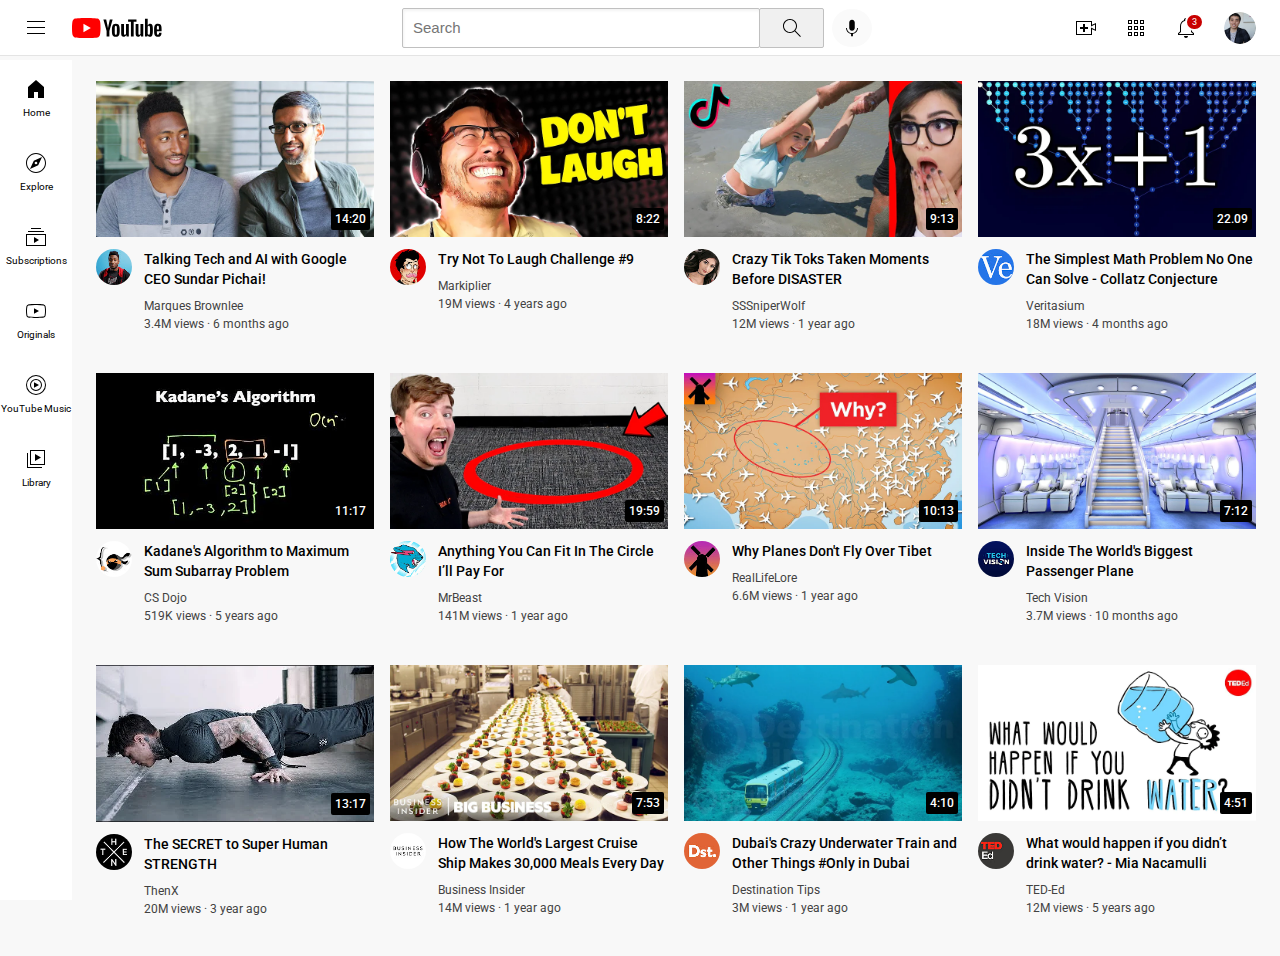
<file: index.html>
<!DOCTYPE html>
<html lang="en">

<head>
    <meta charset="UTF-8">
    <meta name="viewport" content="width=device-width, initial-scale=1.0">
    <title>Document</title>
    <link rel="preconnect" href="https://fonts.googleapis.com">
    <link rel="preconnect" href="https://fonts.gstatic.com" crossorigin>
    <link href="https://fonts.googleapis.com/css2?family=Roboto:wght@400;500;700&display=swap" rel="stylesheet">
    <link rel="stylesheet" href="styles/general.css">
    <link rel="stylesheet" href="styles/header.css">
    <link rel="stylesheet" href="styles/video.css">
    <link rel="stylesheet" href="styles/sidebar.css">
</head>

<body>
    <header class="header">
        <div class="left-section">
            <img src="icons/hamburger-menu.svg" alt="" class="hamburger-menu">
            <img src="icons/youtube-logo.svg" alt="" class="youtube-logo">
        </div>
        <div class="middle-section">
            <input type="text" placeholder="Search" class="search-bar">
            <button class="search-btn">
                <img src="icons/search.svg" alt="" class="search-icon">
                <div class="tool-tip">Search</div>
            </button>
            <button class="voice-search-btn">
                <img src="icons/voice-search-icon.svg" alt="" class="voice-search-icon">
                <div class="tool-tip">Search with your voice</div>
            </button>
        </div>
        <div class="right-section">
            <div class="upload-info">
                <img src="icons/upload.svg" alt="" class="upload-icon">
                <div class="tool-tip">Create</div>
            </div>
            <div class="youtube-app-info">
                <img src="icons/youtube-apps.svg" alt="" class="youtube-app-icon">
                <div class="tool-tip">YouTube apps</div>
            </div>
            <div class="notification-info">
                <img src="icons/notifications.svg" alt="" class="notification-icon">
                <div class="notification-count">3</div>
                <div class="tool-tip">Notifications</div>
            </div>
            <img src="channel-picture/my-channel.jpeg" alt="" class="current-user-picture">
        </div>
    </header>

    <nav class="sidebar">
        <div class="sidebar-link">
            <img src="icons/home.svg" alt="">
            <div>Home</div>
        </div>
        <div class="sidebar-link">
            <img src="icons/explore.svg" alt="">
            <div>Explore</div>
        </div>
        <div class="sidebar-link">
            <img src="icons/subscriptions.svg" alt="">
            <div>Subscriptions</div>
        </div>
        <div class="sidebar-link">
            <img src="icons/originals.svg" alt="">
            <div>Originals</div>
        </div>
        <div class="sidebar-link">
            <img src="icons/youtube-music.svg" alt="">
            <div>YouTube Music</div>
        </div>
        <div class="sidebar-link">
            <img src="icons/library.svg" alt="">
            <div>Library</div>
        </div>
    </nav>

    <main>
        <section class="video-grid">
            <div class="video-preview">
                <div class="thumbnails-info">
                    <img src="thumbnails/thumbnail-1.webp" href="https://www.youtube.com/watch?v=n2RNcPRtAiY"
                        class="thumbnails">
                    <div class="video-time">14:20</div>
                </div>
                <div class="video-info-grid">
                    <div class="channel-picture">
                        <img src="channel-picture/channel-1.jpeg" class="profile-picture" alt="">
                    </div>
                    <div class="video-info">
                        <p class="video-title">Talking Tech and AI with Google CEO Sundar Pichai!</p>
                        <p class="video-author">Marques Brownlee</p>
                        <p class="video-stats">3.4M views &#183; 6 months ago</p>
                    </div>
                </div>
            </div>

            <div class="video-preview">
                <div class="thumbnails-info">
                    <img src="thumbnails/thumbnail-2.webp" class="thumbnails">
                    <div class="video-time">8:22</div>
                </div>
                <div class="video-info-grid">
                    <div class="channel-picture">
                        <img src="channel-picture/channel-2.jpeg" class="profile-picture" alt="">
                    </div>
                    <div class="video-info">
                        <p class="video-title">Try Not To Laugh Challenge #9</p>
                        <p class="video-author">Markiplier</p>
                        <p class="video-stats">19M views &#183; 4 years ago</p>
                    </div>
                </div>
            </div>

            <div class="video-preview">
                <div class="thumbnails-info">
                    <img src="thumbnails/thumbnail-3.webp" class="thumbnails">
                    <div class="video-time">9:13</div>
                </div>
                <div class="video-info-grid">
                    <div class="channel-picture">
                        <img src="channel-picture/channel-3.jpeg" class="profile-picture" alt="">
                    </div>
                    <div class="video-info">
                        <p class="video-title">Crazy Tik Toks Taken Moments Before DISASTER</p>
                        <p class="video-author">SSSniperWolf</p>
                        <p class="video-stats">12M views &#183; 1 year ago</p>
                    </div>
                </div>
            </div>

            <div class="video-preview">
                <div class="thumbnails-info">
                    <img src="thumbnails/thumbnail-4.webp" class="thumbnails">
                    <div class="video-time">22.09</div>
                </div>
                <div class="video-info-grid">
                    <div class="channel-picture">
                        <img src="channel-picture/channel-4.jpeg" class="profile-picture" alt="">
                    </div>
                    <div class="video-info">
                        <p class="video-title">The Simplest Math Problem No One Can Solve - Collatz Conjecture</p>
                        <p class="video-author">Veritasium</p>
                        <p class="video-stats">18M views &#183; 4 months ago</p>
                    </div>
                </div>
            </div>

            <div class="video-preview">
                <div class="thumbnails-info">
                    <img src="thumbnails/thumbnail-5.webp" class="thumbnails">
                    <div class="video-time">11:17</div>
                </div>
                <div class="video-info-grid">
                    <div class="channel-picture">
                        <img src="channel-picture/channel-5.jpeg" class="profile-picture" alt="">
                    </div>
                    <div class="video-info">
                        <p class="video-title">Kadane's Algorithm to Maximum Sum Subarray Problem</p>
                        <p class="video-author">CS Dojo</p>
                        <p class="video-stats">519K views &#183; 5 years ago</p>
                    </div>
                </div>
            </div>

            <div class="video-preview">
                <div class="thumbnails-info">
                    <img src="thumbnails/thumbnail-6.webp" class="thumbnails">
                    <div class="video-time">19:59 </div>
                </div>
                <div class="video-info-grid">
                    <div class="channel-picture">
                        <img src="channel-picture/channel-6.jpeg" class="profile-picture" alt="">
                    </div>
                    <div class="video-info">
                        <p class="video-title"> Anything You Can Fit In The Circle I’ll Pay For</p>
                        <p class="video-author">MrBeast</p>
                        <p class="video-stats">141M views &#183; 1 year ago</p>
                    </div>
                </div>
            </div>

            <div class="video-preview">
                <div class="thumbnails-info">
                    <img src="thumbnails/thumbnail-7.webp" class="thumbnails">
                    <div class="video-time">10:13</div>
                </div>
                <div class="video-info-grid">
                    <div class="channel-picture">
                        <img src="channel-picture/channel-7.jpeg" class="profile-picture" alt="">
                    </div>
                    <div class="video-info">
                        <p class="video-title">Why Planes Don't Fly Over Tibet</p>
                        <p class="video-author">RealLifeLore</p>
                        <p class="video-stats">6.6M views &#183; 1 year ago</p>
                    </div>
                </div>
            </div>

            <div class="video-preview">
                <div class="thumbnails-info">
                    <img src="thumbnails/thumbnail-8.webp" class="thumbnails">
                    <div class="video-time">7:12</div>
                </div>
                <div class="video-info-grid">
                    <div class="channel-picture">
                        <img src="channel-picture/channel-8.jpeg" class="profile-picture" alt="">
                    </div>
                    <div class="video-info">
                        <p class="video-title">Inside The World's Biggest Passenger Plane</p>
                        <p class="video-author">Tech Vision</p>
                        <p class="video-stats">3.7M views &#183; 10 months ago</p>
                    </div>
                </div>
            </div>

            <div class="video-preview">
                <div class="thumbnails-info">
                    <img src="thumbnails/thumbnail-9.webp" class="thumbnails">
                    <div class="video-time">13:17</div>
                </div>
                <div class="video-info-grid">
                    <div class="channel-picture">
                        <img src="channel-picture/channel-9.jpeg" class="profile-picture" alt="">
                    </div>
                    <div class="video-info">
                        <p class="video-title">The SECRET to Super Human STRENGTH</p>
                        <p class="video-author">ThenX</p>
                        <p class="video-stats">20M views &#183; 3 year ago</p>
                    </div>
                </div>
            </div>

            <div class="video-preview">
                <div class="thumbnails-info">
                    <img src="thumbnails/thumbnail-10.webp" class="thumbnails">
                    <div class="video-time">7:53</div>
                </div>
                <div class="video-info-grid">
                    <div class="channel-picture">
                        <img src="channel-picture/channel-10.jpeg" class="profile-picture" alt="">
                    </div>
                    <div class="video-info">
                        <p class="video-title">How The World's Largest Cruise Ship Makes 30,000 Meals Every Day</p>
                        <p class="video-author">Business Insider</p>
                        <p class="video-stats">14M views &#183; 1 year ago</p>
                    </div>
                </div>
            </div>

            <div class="video-preview">
                <div class="thumbnails-info">
                    <img src="thumbnails/thumbnail-11.webp" class="thumbnails">
                    <div class="video-time">4:10</div>
                </div>
                <div class="video-info-grid">
                    <div class="channel-picture">
                        <img src="channel-picture/channel-11.jpeg" class="profile-picture" alt="">
                    </div>
                    <div class="video-info">
                        <p class="video-title">Dubai's Crazy Underwater Train and Other Things #Only in Dubai</p>
                        <p class="video-author">Destination Tips</p>
                        <p class="video-stats">3M views &#183; 1 year ago</p>
                    </div>
                </div>
            </div>

            <div class="video-preview">
                <div class="thumbnails-info">
                    <img src="thumbnails/thumbnail-12.webp" class="thumbnails">
                    <div class="video-time">4:51</div>
                </div>
                <div class="video-info-grid">
                    <div class="channel-picture">
                        <img src="channel-picture/channel-12.jpeg" class="profile-picture" alt="">
                    </div>
                    <div class="video-info">
                        <p class="video-title">What would happen if you didn’t drink water? - Mia Nacamulli</p>
                        <p class="video-author">TED-Ed</p>
                        <p class="video-stats">12M views &#183; 5 years ago</p>
                    </div>
                </div>
            </div>
        </section>
    </main>
</body>

</html>
</file>
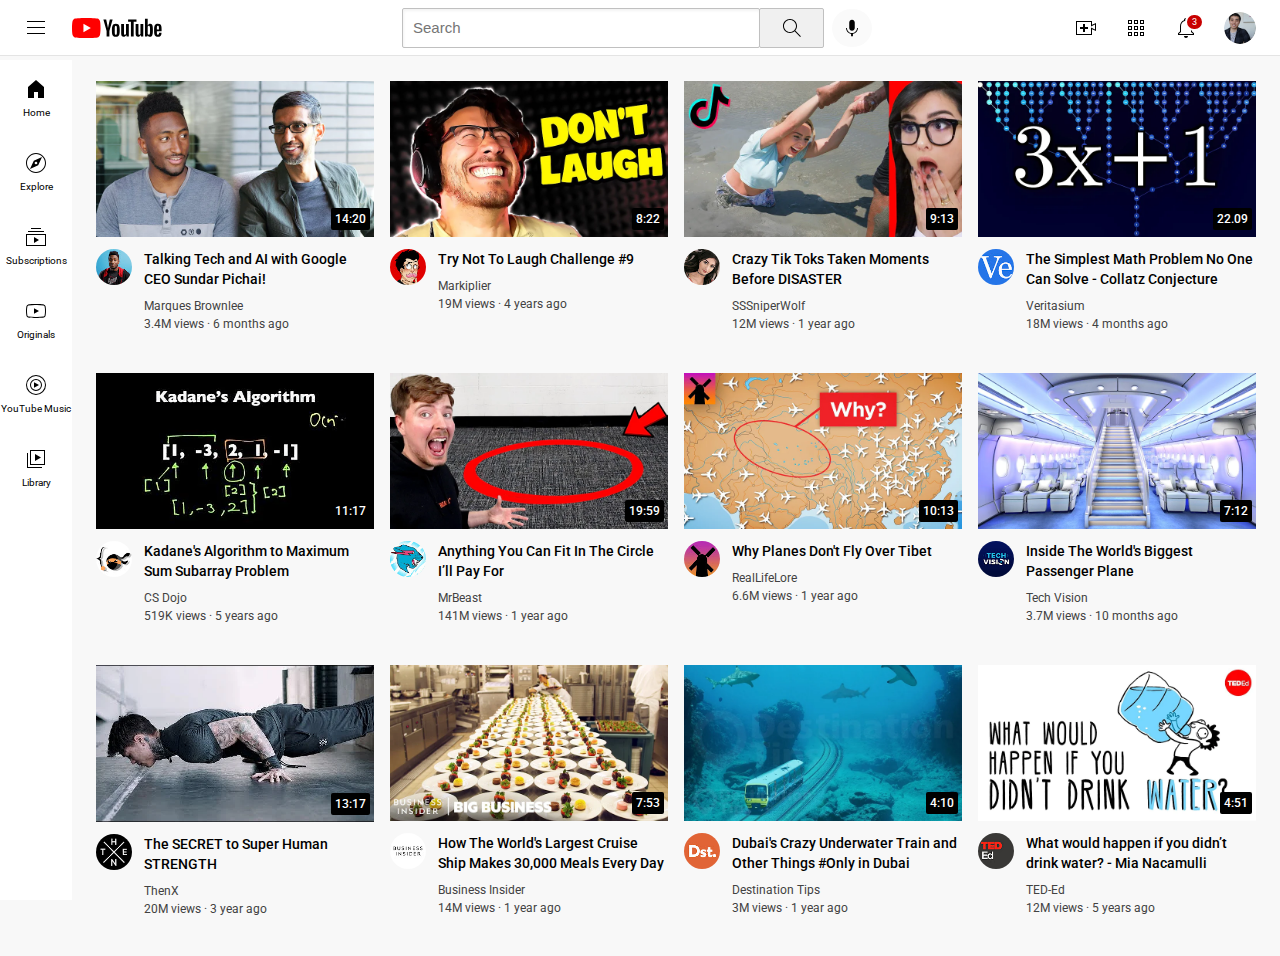
<file: youtube.html>
<!DOCTYPE html>
<html lang="en">

<head>
    <meta charset="UTF-8">
    <meta name="viewport" content="width=device-width, initial-scale=1.0">
    <title>Document</title>
    <link rel="preconnect" href="https://fonts.googleapis.com">
    <link rel="preconnect" href="https://fonts.gstatic.com" crossorigin>
    <link href="https://fonts.googleapis.com/css2?family=Roboto:wght@400;500;700&display=swap" rel="stylesheet">
    <link rel="stylesheet" href="styles/general.css">
    <link rel="stylesheet" href="styles/header.css">
    <link rel="stylesheet" href="styles/video.css">
    <link rel="stylesheet" href="styles/sidebar.css">
</head>

<body>
    <header class="header">
        <div class="left-section">
            <img src="icons/hamburger-menu.svg" alt="" class="hamburger-menu">
            <img src="icons/youtube-logo.svg" alt="" class="youtube-logo">
        </div>
        <div class="middle-section">
            <input type="text" placeholder="Search" class="search-bar">
            <button class="search-btn">
                <img src="icons/search.svg" alt="" class="search-icon">
                <div class="tool-tip">Search</div>
            </button>
            <button class="voice-search-btn">
                <img src="icons/voice-search-icon.svg" alt="" class="voice-search-icon">
                <div class="tool-tip">Search with your voice</div>
            </button>
        </div>
        <div class="right-section">
            <div class="upload-info">
                <img src="icons/upload.svg" alt="" class="upload-icon">
                <div class="tool-tip">Create</div>
            </div>
            <div class="youtube-app-info">
                <img src="icons/youtube-apps.svg" alt="" class="youtube-app-icon">
                <div class="tool-tip">YouTube apps</div>
            </div>
            <div class="notification-info">
                <img src="icons/notifications.svg" alt="" class="notification-icon">
                <div class="notification-count">3</div>
                <div class="tool-tip">Notifications</div>
            </div>
            <img src="channel-picture/my-channel.jpeg" alt="" class="current-user-picture">
        </div>
    </header>

    <nav class="sidebar">
        <div class="sidebar-link">
            <img src="icons/home.svg" alt="">
            <div>Home</div>
        </div>
        <div class="sidebar-link">
            <img src="icons/explore.svg" alt="">
            <div>Explore</div>
        </div>
        <div class="sidebar-link">
            <img src="icons/subscriptions.svg" alt="">
            <div>Subscriptions</div>
        </div>
        <div class="sidebar-link">
            <img src="icons/originals.svg" alt="">
            <div>Originals</div>
        </div>
        <div class="sidebar-link">
            <img src="icons/youtube-music.svg" alt="">
            <div>YouTube Music</div>
        </div>
        <div class="sidebar-link">
            <img src="icons/library.svg" alt="">
            <div>Library</div>
        </div>
    </nav>

    <main>
        <section class="video-grid">
            <div class="video-preview">
                <div class="thumbnails-info">
                    <img src="thumbnails/thumbnail-1.webp" href="https://www.youtube.com/watch?v=n2RNcPRtAiY"
                        class="thumbnails">
                    <div class="video-time">14:20</div>
                </div>
                <div class="video-info-grid">
                    <div class="channel-picture">
                        <img src="channel-picture/channel-1.jpeg" class="profile-picture" alt="">
                    </div>
                    <div class="video-info">
                        <p class="video-title">Talking Tech and AI with Google CEO Sundar Pichai!</p>
                        <p class="video-author">Marques Brownlee</p>
                        <p class="video-stats">3.4M views &#183; 6 months ago</p>
                    </div>
                </div>
            </div>

            <div class="video-preview">
                <div class="thumbnails-info">
                    <img src="thumbnails/thumbnail-2.webp" class="thumbnails">
                    <div class="video-time">8:22</div>
                </div>
                <div class="video-info-grid">
                    <div class="channel-picture">
                        <img src="channel-picture/channel-2.jpeg" class="profile-picture" alt="">
                    </div>
                    <div class="video-info">
                        <p class="video-title">Try Not To Laugh Challenge #9</p>
                        <p class="video-author">Markiplier</p>
                        <p class="video-stats">19M views &#183; 4 years ago</p>
                    </div>
                </div>
            </div>

            <div class="video-preview">
                <div class="thumbnails-info">
                    <img src="thumbnails/thumbnail-3.webp" class="thumbnails">
                    <div class="video-time">9:13</div>
                </div>
                <div class="video-info-grid">
                    <div class="channel-picture">
                        <img src="channel-picture/channel-3.jpeg" class="profile-picture" alt="">
                    </div>
                    <div class="video-info">
                        <p class="video-title">Crazy Tik Toks Taken Moments Before DISASTER</p>
                        <p class="video-author">SSSniperWolf</p>
                        <p class="video-stats">12M views &#183; 1 year ago</p>
                    </div>
                </div>
            </div>

            <div class="video-preview">
                <div class="thumbnails-info">
                    <img src="thumbnails/thumbnail-4.webp" class="thumbnails">
                    <div class="video-time">22.09</div>
                </div>
                <div class="video-info-grid">
                    <div class="channel-picture">
                        <img src="channel-picture/channel-4.jpeg" class="profile-picture" alt="">
                    </div>
                    <div class="video-info">
                        <p class="video-title">The Simplest Math Problem No One Can Solve - Collatz Conjecture</p>
                        <p class="video-author">Veritasium</p>
                        <p class="video-stats">18M views &#183; 4 months ago</p>
                    </div>
                </div>
            </div>

            <div class="video-preview">
                <div class="thumbnails-info">
                    <img src="thumbnails/thumbnail-5.webp" class="thumbnails">
                    <div class="video-time">11:17</div>
                </div>
                <div class="video-info-grid">
                    <div class="channel-picture">
                        <img src="channel-picture/channel-5.jpeg" class="profile-picture" alt="">
                    </div>
                    <div class="video-info">
                        <p class="video-title">Kadane's Algorithm to Maximum Sum Subarray Problem</p>
                        <p class="video-author">CS Dojo</p>
                        <p class="video-stats">519K views &#183; 5 years ago</p>
                    </div>
                </div>
            </div>

            <div class="video-preview">
                <div class="thumbnails-info">
                    <img src="thumbnails/thumbnail-6.webp" class="thumbnails">
                    <div class="video-time">19:59 </div>
                </div>
                <div class="video-info-grid">
                    <div class="channel-picture">
                        <img src="channel-picture/channel-6.jpeg" class="profile-picture" alt="">
                    </div>
                    <div class="video-info">
                        <p class="video-title"> Anything You Can Fit In The Circle I’ll Pay For</p>
                        <p class="video-author">MrBeast</p>
                        <p class="video-stats">141M views &#183; 1 year ago</p>
                    </div>
                </div>
            </div>

            <div class="video-preview">
                <div class="thumbnails-info">
                    <img src="thumbnails/thumbnail-7.webp" class="thumbnails">
                    <div class="video-time">10:13</div>
                </div>
                <div class="video-info-grid">
                    <div class="channel-picture">
                        <img src="channel-picture/channel-7.jpeg" class="profile-picture" alt="">
                    </div>
                    <div class="video-info">
                        <p class="video-title">Why Planes Don't Fly Over Tibet</p>
                        <p class="video-author">RealLifeLore</p>
                        <p class="video-stats">6.6M views &#183; 1 year ago</p>
                    </div>
                </div>
            </div>

            <div class="video-preview">
                <div class="thumbnails-info">
                    <img src="thumbnails/thumbnail-8.webp" class="thumbnails">
                    <div class="video-time">7:12</div>
                </div>
                <div class="video-info-grid">
                    <div class="channel-picture">
                        <img src="channel-picture/channel-8.jpeg" class="profile-picture" alt="">
                    </div>
                    <div class="video-info">
                        <p class="video-title">Inside The World's Biggest Passenger Plane</p>
                        <p class="video-author">Tech Vision</p>
                        <p class="video-stats">3.7M views &#183; 10 months ago</p>
                    </div>
                </div>
            </div>

            <div class="video-preview">
                <div class="thumbnails-info">
                    <img src="thumbnails/thumbnail-9.webp" class="thumbnails">
                    <div class="video-time">13:17</div>
                </div>
                <div class="video-info-grid">
                    <div class="channel-picture">
                        <img src="channel-picture/channel-9.jpeg" class="profile-picture" alt="">
                    </div>
                    <div class="video-info">
                        <p class="video-title">The SECRET to Super Human STRENGTH</p>
                        <p class="video-author">ThenX</p>
                        <p class="video-stats">20M views &#183; 3 year ago</p>
                    </div>
                </div>
            </div>

            <div class="video-preview">
                <div class="thumbnails-info">
                    <img src="thumbnails/thumbnail-10.webp" class="thumbnails">
                    <div class="video-time">7:53</div>
                </div>
                <div class="video-info-grid">
                    <div class="channel-picture">
                        <img src="channel-picture/channel-10.jpeg" class="profile-picture" alt="">
                    </div>
                    <div class="video-info">
                        <p class="video-title">How The World's Largest Cruise Ship Makes 30,000 Meals Every Day</p>
                        <p class="video-author">Business Insider</p>
                        <p class="video-stats">14M views &#183; 1 year ago</p>
                    </div>
                </div>
            </div>

            <div class="video-preview">
                <div class="thumbnails-info">
                    <img src="thumbnails/thumbnail-11.webp" class="thumbnails">
                    <div class="video-time">4:10</div>
                </div>
                <div class="video-info-grid">
                    <div class="channel-picture">
                        <img src="channel-picture/channel-11.jpeg" class="profile-picture" alt="">
                    </div>
                    <div class="video-info">
                        <p class="video-title">Dubai's Crazy Underwater Train and Other Things #Only in Dubai</p>
                        <p class="video-author">Destination Tips</p>
                        <p class="video-stats">3M views &#183; 1 year ago</p>
                    </div>
                </div>
            </div>

            <div class="video-preview">
                <div class="thumbnails-info">
                    <img src="thumbnails/thumbnail-12.webp" class="thumbnails">
                    <div class="video-time">4:51</div>
                </div>
                <div class="video-info-grid">
                    <div class="channel-picture">
                        <img src="channel-picture/channel-12.jpeg" class="profile-picture" alt="">
                    </div>
                    <div class="video-info">
                        <p class="video-title">What would happen if you didn’t drink water? - Mia Nacamulli</p>
                        <p class="video-author">TED-Ed</p>
                        <p class="video-stats">12M views &#183; 5 years ago</p>
                    </div>
                </div>
            </div>
        </section>
    </main>
</body>

</html>
</file>
<file: styles/general.css>
p {
    margin-top: 0;
    margin-bottom: 0;
}

body {
    font-family: Roboto, Arial;
    margin: 0;
    padding-top: 81px;
    padding-left: 96px;
    padding-right: 24px;
    padding-bottom: 40px;
    background-color: rgb(248, 248, 248);
}
</file>
<file: styles/header.css>
.header {
    display: flex;
    flex-direction: row;
    height: 55px;
    justify-content: space-between;
    position: fixed;
    top: 0;
    left: 0;
    right: 0;
    background-color: white;
    border-bottom: 1px solid rgb(228, 228, 228);
    z-index: 100;
}

.left-section {
    width: 170px;
    display: flex;
    align-items: center;
}

.hamburger-menu {
    height: 24px;
    margin-left: 24px;
    margin-right: 24px;
}

.youtube-logo {
    height: 20px;
}

.middle-section {
    flex: 1;
    margin-left: 80px;
    margin-right: 50px;
    max-width: 470px;
    display: flex;
    align-items: center;
}

.search-bar {
    height: 36px;
    flex: 1;
    border: 1px solid rgb(192, 192, 192);
    border-radius: 2px;
    box-shadow: inset 1px 2px 3px rgba(0, 0, 0, 0.05);
    font-size: 16px;
    padding-left: 10px;
    width: 0;
}

.search-bar::placeholder {
    font-size: 15px;
}

.search-btn{
    height: 40px;
    width: 65px;
    border: 1px solid rgb(192, 192, 192);
    background-color: rgb(240, 240, 240);
    border-radius: 2px;
    margin-left: -1px;
    margin-right: 8px;
}

.search-btn,
.voice-search-btn,
.upload-info,
.youtube-app-info,
.notification-info {
    position: relative;
    display: flex;
    justify-content: center;
    align-items: center;
}

.search-btn .tool-tip,
.voice-search-btn .tool-tip,
.upload-info .tool-tip,
.youtube-app-info .tool-tip,
.notification-info .tool-tip {
    position: absolute;
    background-color: gray;
    color: white;
    padding: 4px 8px;
    font-size: 12px;
    bottom: -30px;
    border-radius: 2px;
    opacity: 0;
    transition: opacity 0.15s;
    pointer-events: none;
    white-space: nowrap;
}

.search-btn:hover .tool-tip,
.voice-search-btn:hover .tool-tip,
.upload-info:hover .tool-tip ,
.youtube-app-info:hover .tool-tip,
.notification-info:hover .tool-tip {
    opacity: 1;
}

.search-icon {
    height: 24px;
}

.voice-search-btn{
    height: 38px;
    width: 40px;
    border: none;
    border-radius: 20px;
    background-color: rgb(250, 250, 250);
}

.voice-search-icon {
    height: 22px;
}

.right-section {
    width: 182px;
    padding-right: 24px;
    display: flex;
    align-items: center;
    justify-content: space-between;
    flex-shrink: 0;
}

.upload-icon {
    height: 24px;
}

.youtube-app-icon {
    height: 24px;
}

.notification-icon {
    height: 24px;
}

.notification-info {
    position: relative;
}

.notification-count {
    position: absolute;
    background-color: rgb(200, 0, 0);
    color: white;
    font-size: 9px;
    padding: 2px 5px;
    border-radius: 10px;
    border: 2px solid white;
    top: -3px;
    right: -6px;

}

.current-user-picture {
    height: 32px;
    border-radius: 18px;
}
</file>
<file: styles/video.css>
.thumbnails {
   width: 100%;
}

.thumbnails-info{
    margin-bottom: 8px;
    position: relative;
}

.video-info-grid {
    display: grid;
    grid-template-columns: 48px 1fr;
}

.profile-picture {
    width: 36px;
    border-radius: 30px;
    
}

.video-title{
    font-size: 14px;
    font-weight: 500;
    line-height: 20px;
}

.video-author, .video-stats {
    font-size: 12px;
    color: rgb(66, 66, 66);
}

.video-author {
    margin-top: 10px;
    margin-bottom: 4px;
}

.video-grid{
    display: grid;
    grid-template-columns: 1fr 1fr 1fr;
    column-gap: 16px;
    row-gap: 42px;
}

@media (max-width: 870px) {
    .video-grid{
        grid-template-columns: 1fr 1fr;
    }
}

@media (min-width: 871px) and (max-width: 1119){
    .video-grid{
        grid-template-columns: 1fr 1fr 1fr;
    }
}

@media (min-width: 1120px){
    .video-grid{
        grid-template-columns: 1fr 1fr 1fr 1fr;
    }
}

.video-time {
    position: absolute;
    background-color: black;
    color: white;
    font-size: 12px;
    font-weight: 500;
    border-radius: 2px;
    padding: 4px;
    bottom: 11px;
    right: 4px;
}
</file>
<file: styles/sidebar.css>
.sidebar {
    position: fixed;
    top: 55px;
    left: 0;
    bottom: 0;
    width: 72px;
    background-color: white;
    margin-top: 5px;
    z-index: 200;
}

.sidebar-link {
    height: 74px;
    display: flex;
    justify-content: center;
    align-items: center;
    flex-direction: column;
    cursor: pointer;
}

.sidebar-link:hover {
    background-color: rgb(235, 235, 235);
}

.sidebar-link img {
    height: 24px;
    margin-bottom: 6px;
}

.sidebar-link div {
    font-size: 10px;
}
</file>
